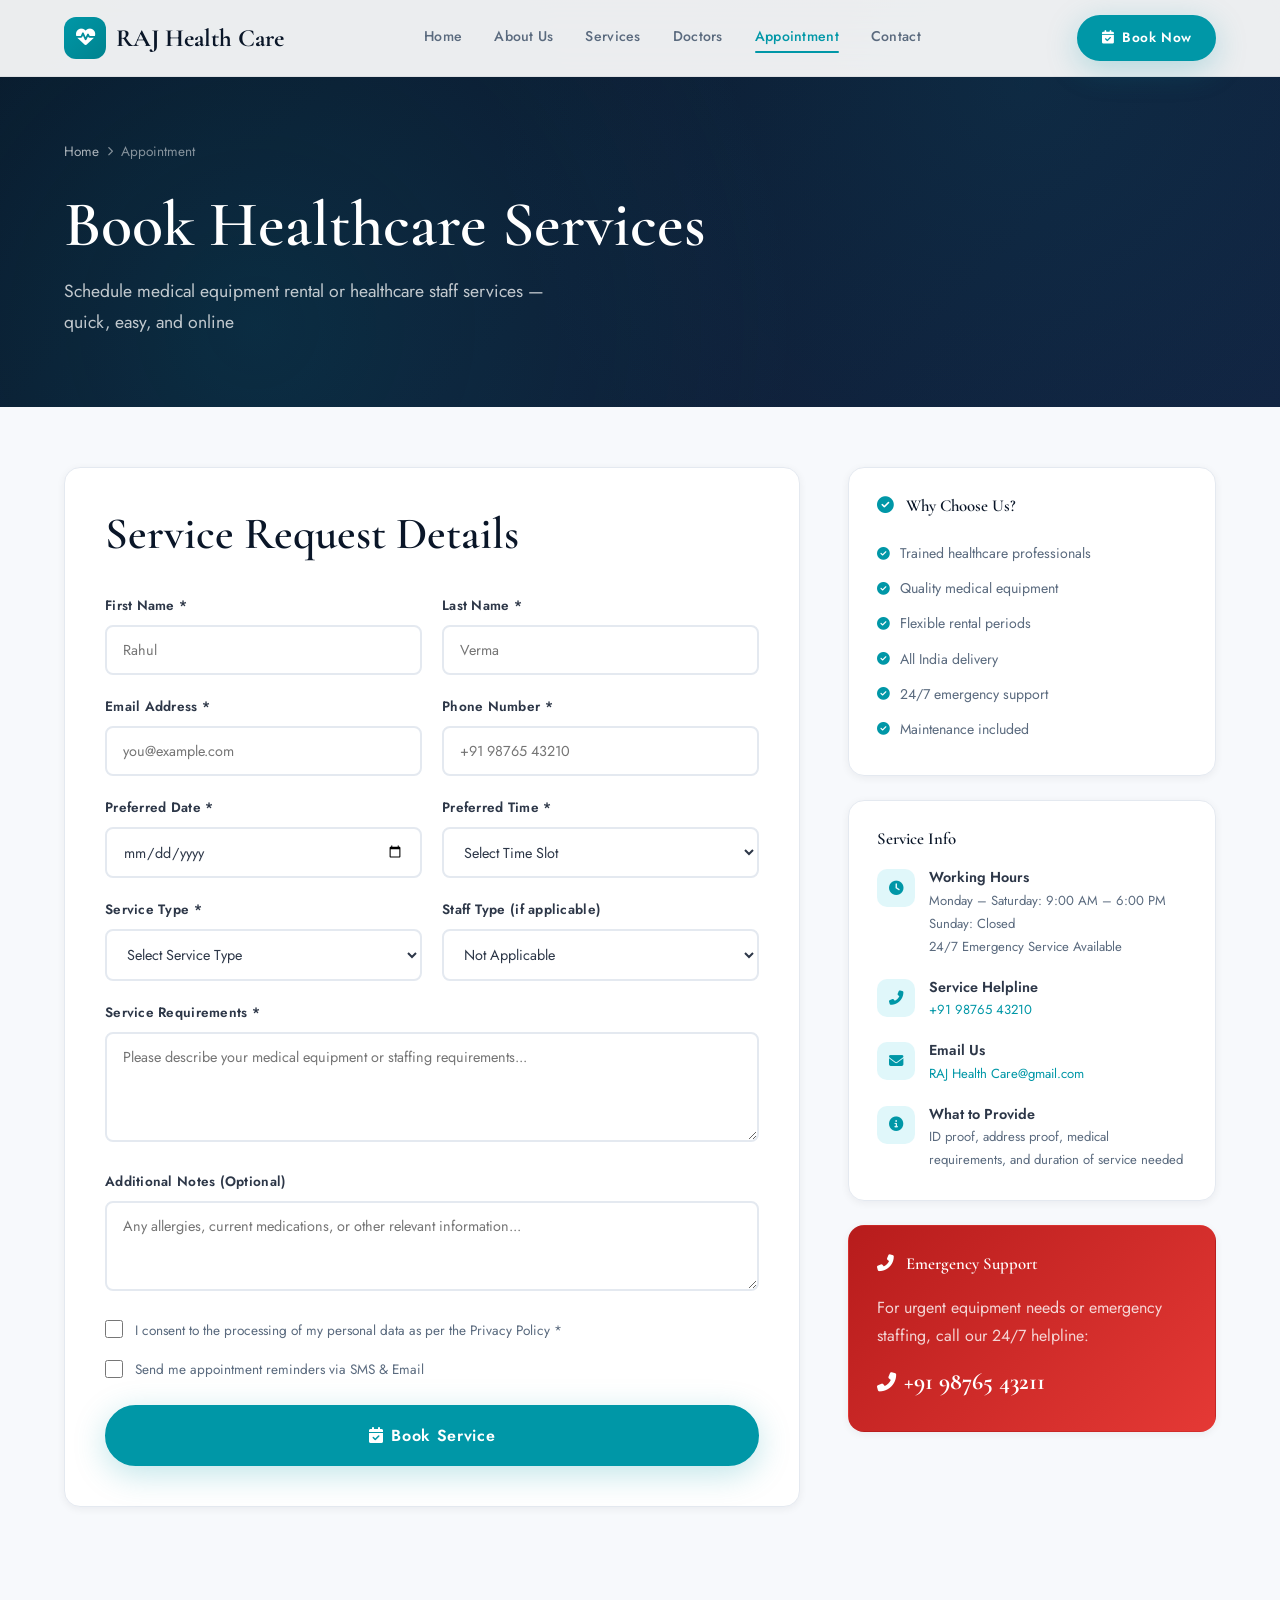
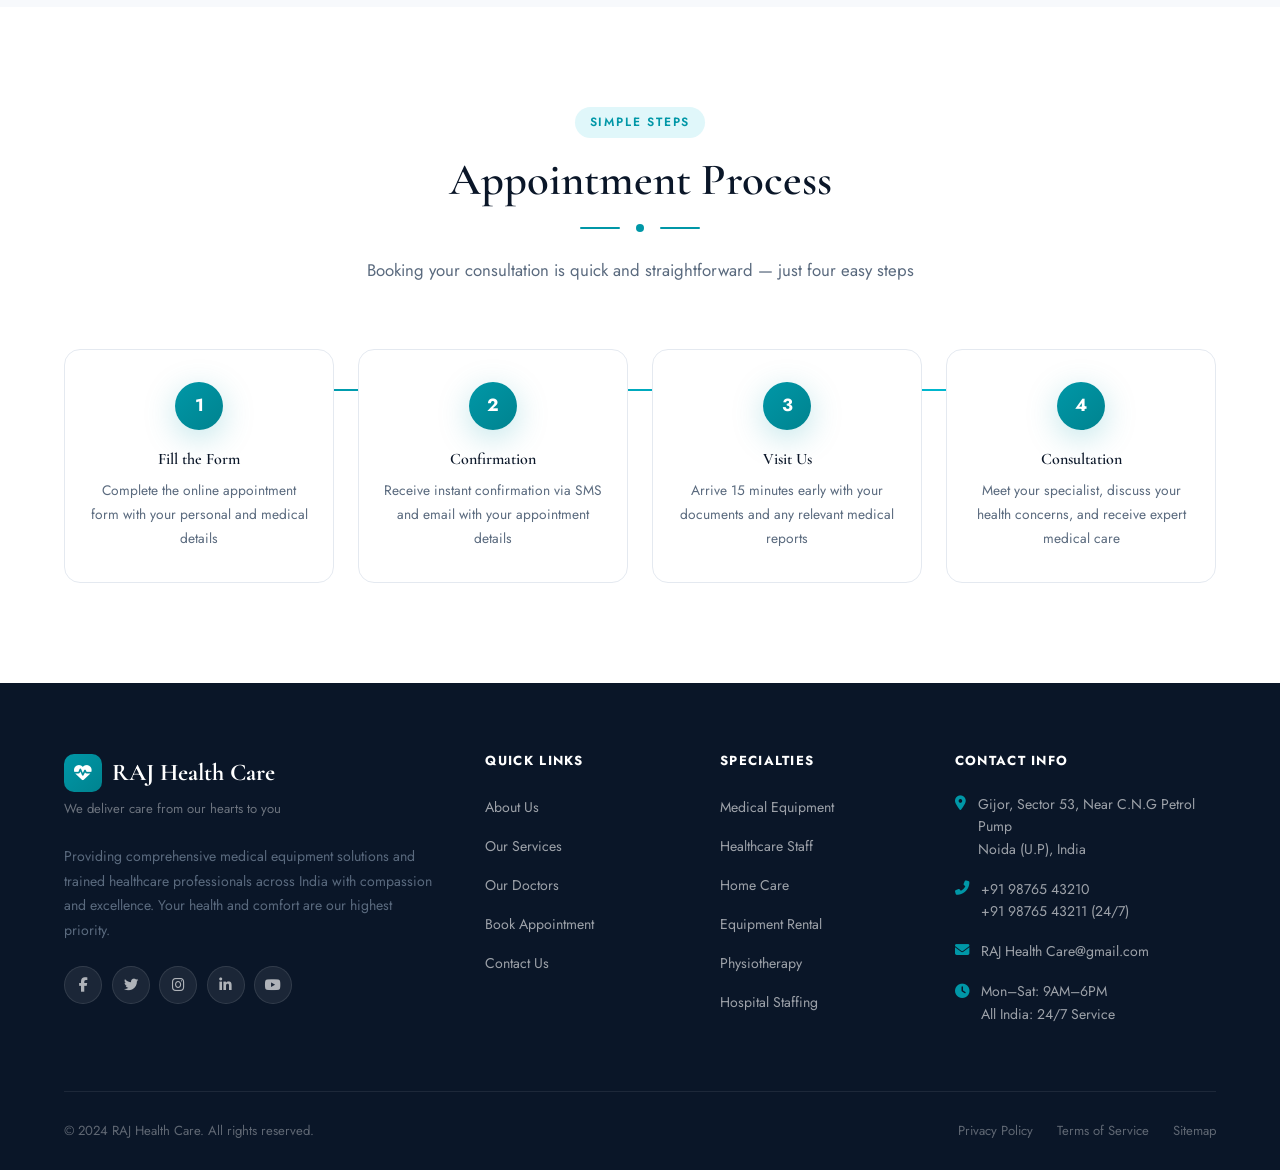
<file: appointment.html>
<!DOCTYPE html>
<html lang="en">
<head>
  <meta charset="UTF-8">
  <meta name="viewport" content="width=device-width, initial-scale=1.0">
  <title>Book Services — RAJ Health Care</title>
  <link rel="stylesheet" href="css/style.css">
  <link rel="preconnect" href="https://fonts.googleapis.com">
  <link rel="preconnect" href="https://fonts.gstatic.com" crossorigin>
  <link href="https://fonts.googleapis.com/css2?family=Cormorant+Garamond:wght@400;500;600;700&family=Jost:wght@300;400;500;600;700&display=swap" rel="stylesheet">
  <link rel="stylesheet" href="https://cdnjs.cloudflare.com/ajax/libs/font-awesome/6.4.0/css/all.min.css">
</head>
<body>
<nav class="navbar" id="navbar">
  <div class="container">
    <a href="index.html" class="nav-brand"><div class="brand-icon"><i class="fas fa-heartbeat"></i></div>RAJ Health Care</a>
    <div class="nav-menu" id="navMenu">
      <a href="index.html" class="nav-link">Home</a>
      <a href="about.html" class="nav-link">About Us</a>
      <a href="services.html" class="nav-link">Services</a>
      <a href="doctors.html" class="nav-link">Doctors</a>
      <a href="appointment.html" class="nav-link active">Appointment</a>
      <a href="contact.html" class="nav-link">Contact</a>
    </div>
    <a href="appointment.html" class="btn btn-primary nav-cta"><i class="fas fa-calendar-check"></i> Book Now</a>
    <div class="hamburger" id="hamburger"><span></span><span></span><span></span></div>
  </div>
</nav>

<section class="page-header">
  <div class="page-header-pattern"></div>
  <div class="container">
    <div class="breadcrumb"><a href="index.html">Home</a><i class="fas fa-chevron-right"></i><span>Appointment</span></div>
    <h1>Book Healthcare Services</h1>
    <p>Schedule medical equipment rental or healthcare staff services — quick, easy, and online</p>
  </div>
</section>

<section class="appointment-section">
  <div class="container">
    <div class="appointment-grid">

      <div class="appointment-form-card animate-fade-up">
        <h2>Service Request Details</h2>
        <form id="appointmentForm">
          <div class="form-row">
            <div class="form-group">
              <label for="firstName">First Name *</label>
              <input type="text" id="firstName" name="firstName" placeholder="Rahul" required>
            </div>
            <div class="form-group">
              <label for="lastName">Last Name *</label>
              <input type="text" id="lastName" name="lastName" placeholder="Verma" required>
            </div>
          </div>
          <div class="form-row">
            <div class="form-group">
              <label for="email">Email Address *</label>
              <input type="email" id="email" name="email" placeholder="you@example.com" required>
            </div>
            <div class="form-group">
              <label for="phone">Phone Number *</label>
              <input type="tel" id="phone" name="phone" placeholder="+91 98765 43210" required>
            </div>
          </div>
          <div class="form-row">
            <div class="form-group">
              <label for="date">Preferred Date *</label>
              <input type="date" id="date" name="date" required>
            </div>
            <div class="form-group">
              <label for="time">Preferred Time *</label>
              <select id="time" name="time" required>
                <option value="">Select Time Slot</option>
                <option value="09:00">09:00 AM</option>
                <option value="09:30">09:30 AM</option>
                <option value="10:00">10:00 AM</option>
                <option value="10:30">10:30 AM</option>
                <option value="11:00">11:00 AM</option>
                <option value="11:30">11:30 AM</option>
                <option value="14:00">02:00 PM</option>
                <option value="14:30">02:30 PM</option>
                <option value="15:00">03:00 PM</option>
                <option value="15:30">03:30 PM</option>
                <option value="16:00">04:00 PM</option>
                <option value="16:30">04:30 PM</option>
              </select>
            </div>
          </div>
          <div class="form-row">
            <div class="form-group">
              <label for="serviceType">Service Type *</label>
              <select id="serviceType" name="serviceType" required>
                <option value="">Select Service Type</option>
                <option value="equipment-rental">Equipment Rental</option>
                <option value="equipment-purchase">Equipment Purchase</option>
                <option value="healthcare-staff">Healthcare Staff</option>
                <option value="home-nursing">Home Nursing Care</option>
                <option value="physiotherapy">Physiotherapy</option>
                <option value="hospital-staffing">Hospital Staffing</option>
                <option value="emergency-equipment">Emergency Equipment</option>
              </select>
            </div>
            <div class="form-group">
              <label for="staffType">Staff Type (if applicable)</label>
              <select id="staffType" name="staffType">
                <option value="">Not Applicable</option>
                <option value="male-nurse">Male Nurse</option>
                <option value="female-nurse">Female Nurse</option>
                <option value="physiotherapist">Physiotherapist</option>
                <option value="patient-attendant">Patient Attendant</option>
                <option value="nursing-aaya">Nursing Aaya</option>
                <option value="nursing-aid">Nursing Aid</option>
              </select>
            </div>
          </div>
          <div class="form-group">
            <label for="requirements">Service Requirements *</label>
            <textarea id="requirements" name="requirements" rows="4" required placeholder="Please describe your medical equipment or staffing requirements..."></textarea>
          </div>
          <div class="form-group">
            <label for="message">Additional Notes (Optional)</label>
            <textarea id="message" name="message" rows="3" placeholder="Any allergies, current medications, or other relevant information..."></textarea>
          </div>
          <div class="form-checkbox">
            <input type="checkbox" id="consent" name="consent" required>
            <label for="consent">I consent to the processing of my personal data as per the Privacy Policy *</label>
          </div>
          <div class="form-checkbox">
            <input type="checkbox" id="reminder" name="reminder">
            <label for="reminder">Send me appointment reminders via SMS &amp; Email</label>
          </div>
          <button type="submit" class="btn btn-primary btn-large btn-full" style="margin-top:.5rem">
            <i class="fas fa-calendar-check"></i> Book Service
          </button>
        </form>
      </div>

      <div class="appointment-sidebar animate-fade-up delay-2">
        <div class="info-card">
          <h3><i class="fas fa-check-circle" style="color:var(--teal);margin-right:.5rem"></i> Why Choose Us?</h3>
          <ul class="info-list">
            <li><i class="fas fa-check-circle"></i> Trained healthcare professionals</li>
            <li><i class="fas fa-check-circle"></i> Quality medical equipment</li>
            <li><i class="fas fa-check-circle"></i> Flexible rental periods</li>
            <li><i class="fas fa-check-circle"></i> All India delivery</li>
            <li><i class="fas fa-check-circle"></i> 24/7 emergency support</li>
            <li><i class="fas fa-check-circle"></i> Maintenance included</li>
          </ul>
        </div>

        <div class="info-card">
          <h3>Service Info</h3>
          <div class="info-item">
            <div class="info-item-icon"><i class="fas fa-clock"></i></div>
            <div class="info-item-text">
              <h4>Working Hours</h4>
              <p>Monday – Saturday: 9:00 AM – 6:00 PM</p>
              <p>Sunday: Closed</p>
              <p>24/7 Emergency Service Available</p>
            </div>
          </div>
          <div class="info-item">
            <div class="info-item-icon"><i class="fas fa-phone-alt"></i></div>
            <div class="info-item-text">
              <h4>Service Helpline</h4>
              <p><a href="tel:+919876543210" style="color:var(--teal)">+91 98765 43210</a></p>
            </div>
          </div>
          <div class="info-item">
            <div class="info-item-icon"><i class="fas fa-envelope"></i></div>
            <div class="info-item-text">
              <h4>Email Us</h4>
              <p><a href="mailto:RAJ Health Care@gmail.com" style="color:var(--teal)">RAJ Health Care@gmail.com</a></p>
            </div>
          </div>
          <div class="info-item">
            <div class="info-item-icon"><i class="fas fa-info-circle"></i></div>
            <div class="info-item-text">
              <h4>What to Provide</h4>
              <p>ID proof, address proof, medical requirements, and duration of service needed</p>
            </div>
          </div>
        </div>

        <div class="info-card emergency-card-small">
          <h3><i class="fas fa-phone-alt" style="margin-right:.5rem"></i> Emergency Support</h3>
          <p>For urgent equipment needs or emergency staffing, call our 24/7 helpline:</p>
          <div class="emg-num"><i class="fas fa-phone-alt"></i> +91 98765 43211</div>
        </div>
      </div>

    </div>
  </div>
</section>

<section class="process-section">
  <div class="container">
    <div class="section-header">
      <span class="section-label">Simple Steps</span>
      <h2>Appointment Process</h2>
      <div class="section-divider"><div class="line"></div><div class="dot"></div><div class="line"></div></div>
      <p>Booking your consultation is quick and straightforward — just four easy steps</p>
    </div>
    <div class="process-grid">
      <div class="process-card fade-in">
        <div class="process-step">1</div>
        <h3>Fill the Form</h3>
        <p>Complete the online appointment form with your personal and medical details</p>
      </div>
      <div class="process-card fade-in delay-1">
        <div class="process-step">2</div>
        <h3>Confirmation</h3>
        <p>Receive instant confirmation via SMS and email with your appointment details</p>
      </div>
      <div class="process-card fade-in delay-2">
        <div class="process-step">3</div>
        <h3>Visit Us</h3>
        <p>Arrive 15 minutes early with your documents and any relevant medical reports</p>
      </div>
      <div class="process-card fade-in delay-3">
        <div class="process-step">4</div>
        <h3>Consultation</h3>
        <p>Meet your specialist, discuss your health concerns, and receive expert medical care</p>
      </div>
    </div>
  </div>
</section>
<!-- ========== FOOTER ========== -->
<footer class="footer">
  <div class="container">
    <div class="footer-grid">
      <div>
        <div class="footer-brand-wrap">
          <div class="footer-brand">
            <div class="brand-icon"><i class="fas fa-heartbeat"></i></div>
            RAJ Health Care
          </div>
          <div class="footer-tagline">We deliver care from our hearts to you</div>
        </div>
        <p class="footer-desc">Providing comprehensive medical equipment solutions and trained healthcare professionals across India with compassion and excellence. Your health and comfort are our highest priority.</p>
        <div class="social-links">
          <a href="#" aria-label="Facebook"><i class="fab fa-facebook-f"></i></a>
          <a href="#" aria-label="Twitter"><i class="fab fa-twitter"></i></a>
          <a href="#" aria-label="Instagram"><i class="fab fa-instagram"></i></a>
          <a href="#" aria-label="LinkedIn"><i class="fab fa-linkedin-in"></i></a>
          <a href="#" aria-label="YouTube"><i class="fab fa-youtube"></i></a>
        </div>
      </div>
      <div class="footer-col">
        <h4>Quick Links</h4>
        <ul>
          <li><a href="about.html">About Us</a></li>
          <li><a href="services.html">Our Services</a></li>
          <li><a href="doctors.html">Our Doctors</a></li>
          <li><a href="appointment.html">Book Appointment</a></li>
          <li><a href="contact.html">Contact Us</a></li>
        </ul>
      </div>
      <div class="footer-col">
        <h4>Specialties</h4>
        <ul>
          <li><a href="services.html">Medical Equipment</a></li>
          <li><a href="services.html">Healthcare Staff</a></li>
          <li><a href="services.html">Home Care</a></li>
          <li><a href="services.html">Equipment Rental</a></li>
          <li><a href="services.html">Physiotherapy</a></li>
          <li><a href="services.html">Hospital Staffing</a></li>
        </ul>
      </div>
      <div class="footer-col">
        <h4>Contact Info</h4>
        <div class="footer-contact-item">
          <i class="fas fa-map-marker-alt"></i>
          <span>Gijor, Sector 53, Near C.N.G Petrol Pump<br>Noida (U.P), India</span>
        </div>
        <div class="footer-contact-item">
          <i class="fas fa-phone-alt"></i>
          <span><a href="tel:+919876543210">+91 98765 43210</a><br><a href="tel:+919876543211">+91 98765 43211 (24/7)</a></span>
        </div>
        <div class="footer-contact-item">
          <i class="fas fa-envelope"></i>
          <span><a href="mailto:RAJ Health Care@gmail.com">RAJ Health Care@gmail.com</a></span>
        </div>
        <div class="footer-contact-item">
          <i class="fas fa-clock"></i>
          <span>Mon–Sat: 9AM–6PM<br>All India: 24/7 Service</span>
        </div>
      </div>
    </div>
    <div class="footer-bottom">
      <span>&copy; 2024 RAJ Health Care. All rights reserved.</span>
      <div class="footer-bottom-links">
        <a href="#">Privacy Policy</a>
        <a href="#">Terms of Service</a>
        <a href="#">Sitemap</a>
      </div>
    </div>
  </div>
</footer>

<script src="js/script.js"></script>
</body>
</html>
</file>
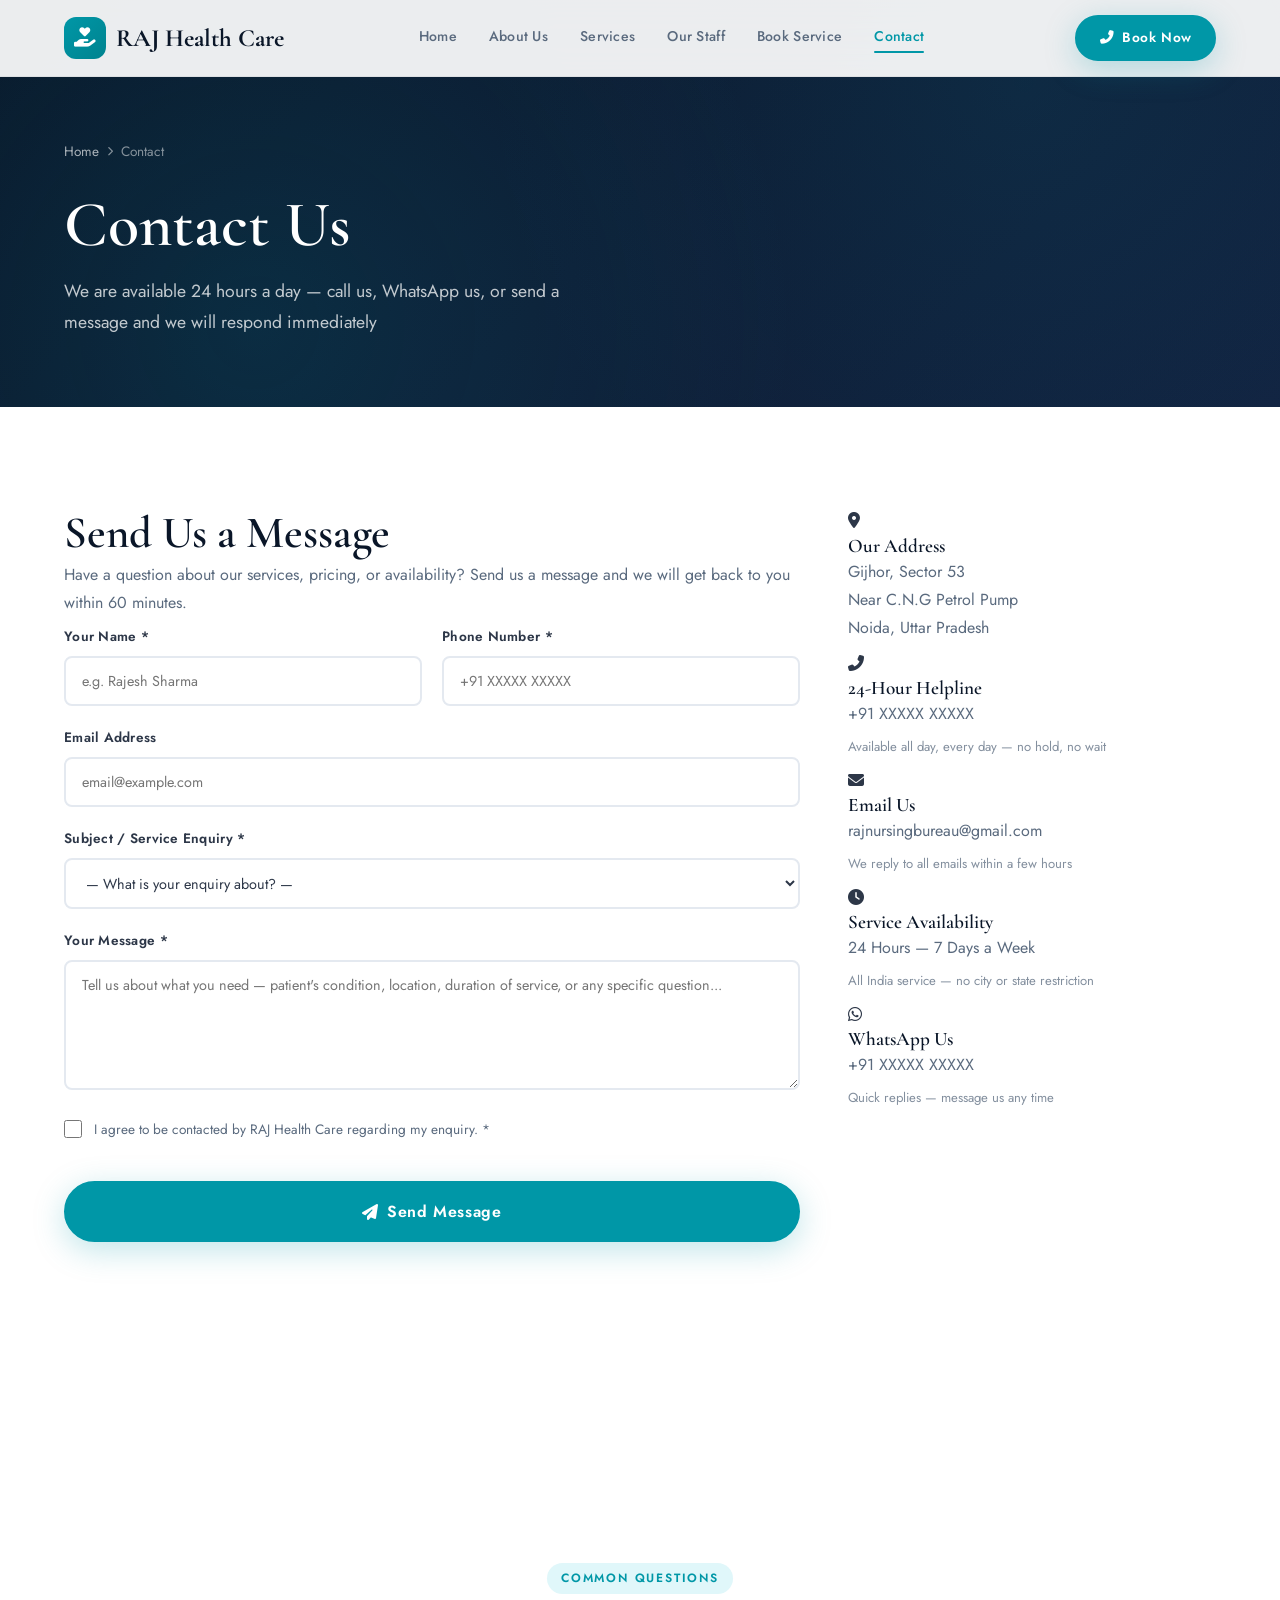
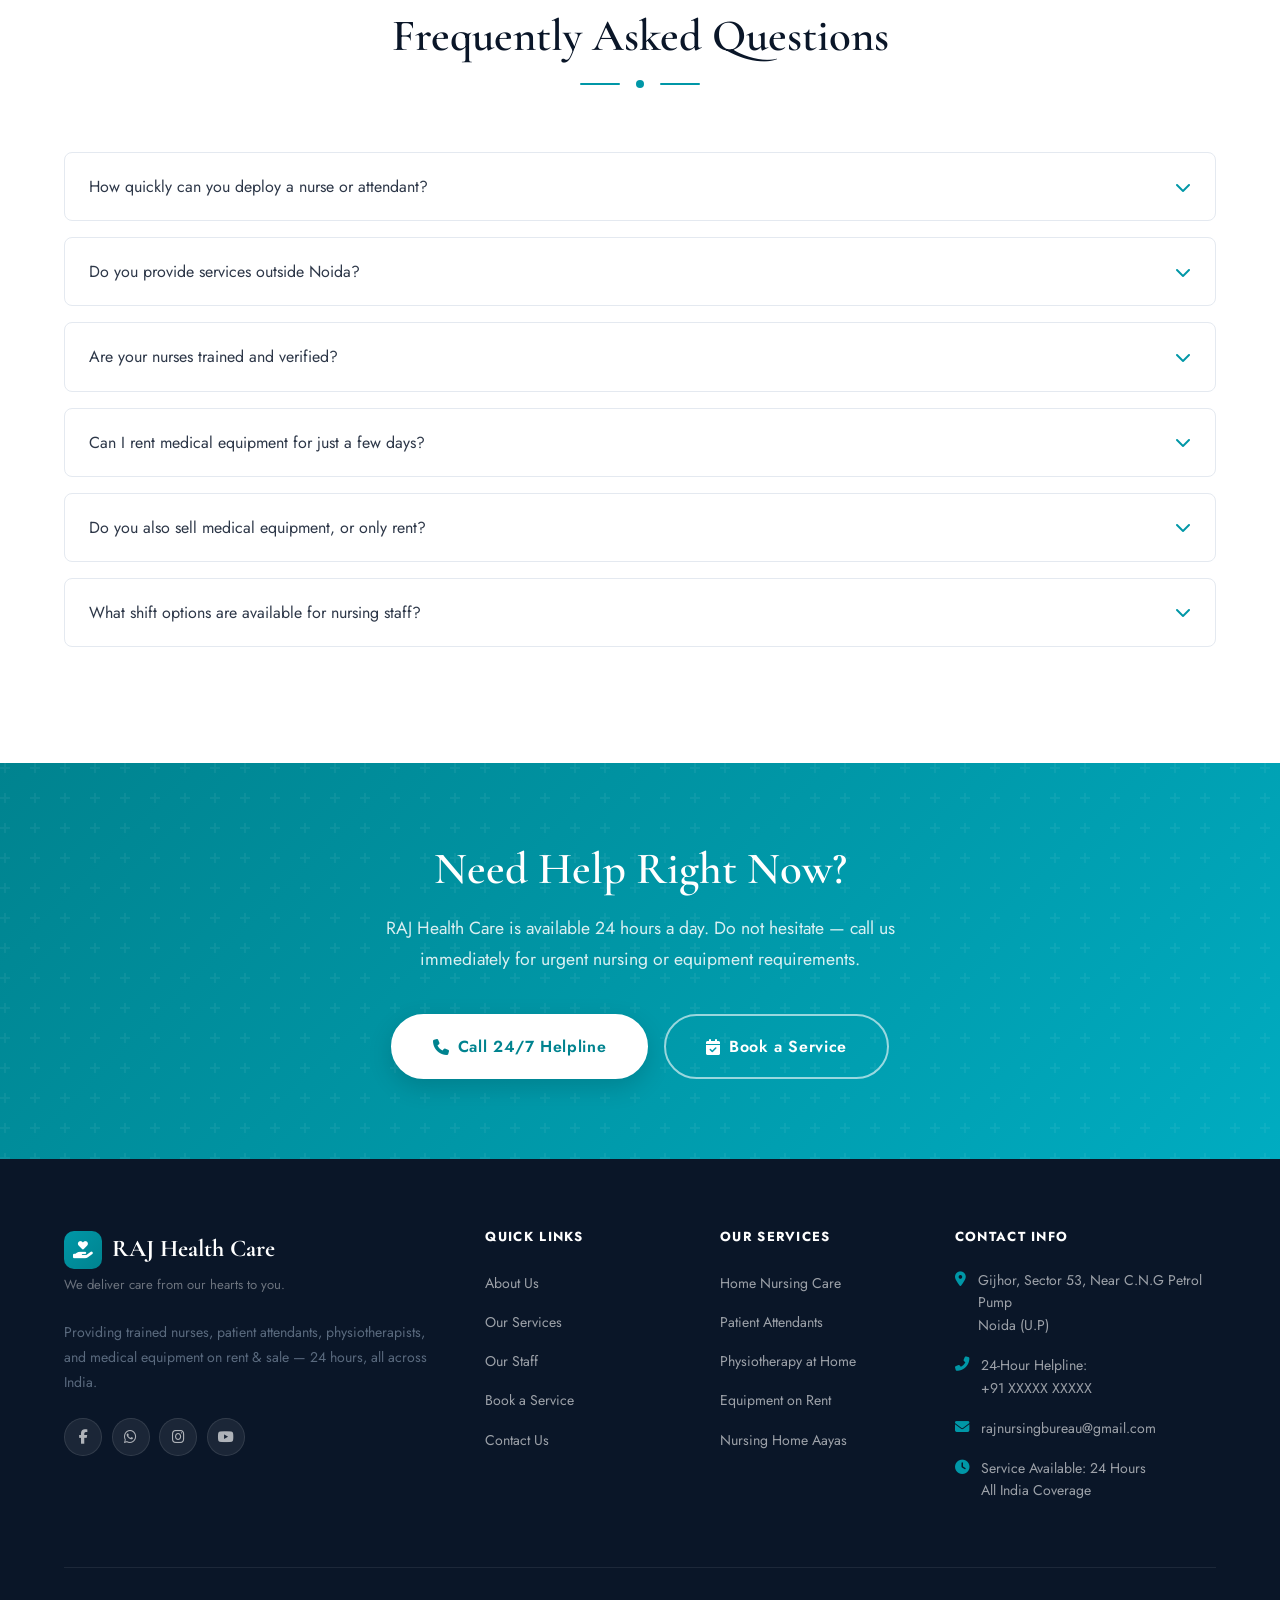
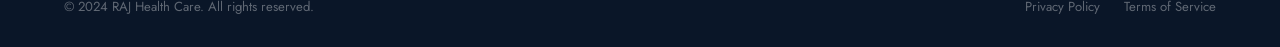
<file: contact.html>
<!DOCTYPE html>
<html lang="en">
<head>
  <meta charset="UTF-8">
  <meta name="viewport" content="width=device-width, initial-scale=1.0">
  <title>Contact Us — RAJ Health Care</title>
  <link rel="stylesheet" href="css/style.css">
  <link rel="preconnect" href="https://fonts.googleapis.com">
  <link rel="preconnect" href="https://fonts.gstatic.com" crossorigin>
  <link href="https://fonts.googleapis.com/css2?family=Cormorant+Garamond:wght@400;500;600;700&family=Jost:wght@300;400;500;600;700&display=swap" rel="stylesheet">
  <link rel="stylesheet" href="https://cdnjs.cloudflare.com/ajax/libs/font-awesome/6.4.0/css/all.min.css">
</head>
<body>

<nav class="navbar" id="navbar">
  <div class="container">
    <a href="index.html" class="nav-brand">
      <div class="brand-icon"><i class="fas fa-hand-holding-heart"></i></div>RAJ Health Care
    </a>
    <div class="nav-menu" id="navMenu">
      <a href="index.html"       class="nav-link">Home</a>
      <a href="about.html"       class="nav-link">About Us</a>
      <a href="services.html"    class="nav-link">Services</a>
      <a href="doctors.html"     class="nav-link">Our Staff</a>
      <a href="appointment.html" class="nav-link">Book Service</a>
      <a href="contact.html"     class="nav-link active">Contact</a>
    </div>
    <a href="appointment.html" class="btn btn-primary nav-cta"><i class="fas fa-phone-alt"></i> Book Now</a>
    <div class="hamburger" id="hamburger"><span></span><span></span><span></span></div>
  </div>
</nav>

<section class="page-header">
  <div class="page-header-pattern"></div>
  <div class="container">
    <div class="breadcrumb"><a href="index.html">Home</a><i class="fas fa-chevron-right"></i><span>Contact</span></div>
    <h1>Contact Us</h1>
    <p>We are available 24 hours a day — call us, WhatsApp us, or send a message and we will respond immediately</p>
  </div>
</section>

<!-- ========== CONTACT ========== -->
<section class="contact">
  <div class="container">
    <div class="contact-grid">

      <!-- FORM -->
      <div class="contact-form-wrap">
        <h2>Send Us a Message</h2>
        <p>Have a question about our services, pricing, or availability? Send us a message and we will get back to you within 60 minutes.</p>
        <form id="contactForm">
          <div class="form-row">
            <div class="form-group">
              <label for="name">Your Name *</label>
              <input type="text" id="name" name="name" placeholder="e.g. Rajesh Sharma" required>
            </div>
            <div class="form-group">
              <label for="cPhone">Phone Number *</label>
              <input type="tel" id="cPhone" name="phone" placeholder="+91 XXXXX XXXXX" required>
            </div>
          </div>
          <div class="form-group">
            <label for="cEmail">Email Address</label>
            <input type="email" id="cEmail" name="email" placeholder="email@example.com">
          </div>
          <div class="form-group">
            <label for="subject">Subject / Service Enquiry *</label>
            <select id="subject" name="subject" required>
              <option value="">— What is your enquiry about? —</option>
              <option value="nursing-staff">Nursing Staff Requirement</option>
              <option value="equipment-rent">Medical Equipment on Rent</option>
              <option value="equipment-buy">Medical Equipment for Purchase</option>
              <option value="physiotherapy">Physiotherapy Services</option>
              <option value="attendant">Patient Attendant</option>
              <option value="pricing">Pricing &amp; Rates</option>
              <option value="general">General Enquiry</option>
            </select>
          </div>
          <div class="form-group">
            <label for="message">Your Message *</label>
            <textarea id="message" name="message" rows="5" placeholder="Tell us about what you need — patient's condition, location, duration of service, or any specific question..." required></textarea>
          </div>
          <div class="form-checkbox">
            <input type="checkbox" id="cConsent" name="consent" required>
            <label for="cConsent">I agree to be contacted by RAJ Health Care regarding my enquiry. *</label>
          </div>
          <button type="submit" class="btn btn-primary btn-large btn-full" style="margin-top:1.5rem">
            <i class="fas fa-paper-plane"></i> Send Message
          </button>
        </form>
      </div>

      <!-- SIDEBAR -->
      <div class="contact-info">

        <div class="contact-info-card">
          <div class="contact-info-icon"><i class="fas fa-map-marker-alt"></i></div>
          <div class="contact-info-text">
            <h4>Our Address</h4>
            <p>Gijhor, Sector 53<br>Near C.N.G Petrol Pump<br>Noida, Uttar Pradesh</p>
          </div>
        </div>

        <div class="contact-info-card">
          <div class="contact-info-icon"><i class="fas fa-phone-alt"></i></div>
          <div class="contact-info-text">
            <h4>24-Hour Helpline</h4>
            <p><a href="tel:+911234567890">+91 XXXXX XXXXX</a></p>
            <p style="font-size:.82rem;margin-top:.25rem;opacity:.75">Available all day, every day — no hold, no wait</p>
          </div>
        </div>

        <div class="contact-info-card">
          <div class="contact-info-icon"><i class="fas fa-envelope"></i></div>
          <div class="contact-info-text">
            <h4>Email Us</h4>
            <p><a href="mailto:rajnursingbureau@gmail.com">rajnursingbureau@gmail.com</a></p>
            <p style="font-size:.82rem;margin-top:.25rem;opacity:.75">We reply to all emails within a few hours</p>
          </div>
        </div>

        <div class="contact-info-card">
          <div class="contact-info-icon"><i class="fas fa-clock"></i></div>
          <div class="contact-info-text">
            <h4>Service Availability</h4>
            <p>24 Hours — 7 Days a Week</p>
            <p style="font-size:.82rem;margin-top:.25rem;opacity:.75">All India service — no city or state restriction</p>
          </div>
        </div>

        <div class="contact-info-card">
          <div class="contact-info-icon"><i class="fab fa-whatsapp"></i></div>
          <div class="contact-info-text">
            <h4>WhatsApp Us</h4>
            <p><a href="https://wa.me/911234567890">+91 XXXXX XXXXX</a></p>
            <p style="font-size:.82rem;margin-top:.25rem;opacity:.75">Quick replies — message us any time</p>
          </div>
        </div>

        <div class="contact-map">
          <iframe
            src="https://www.google.com/maps/embed?pb=!1m18!1m12!1m3!1d3503.394!2d77.3634!3d28.5854!2m3!1f0!2f0!3f0!3m2!1i1024!2i768!4f13.1!3m3!1m2!1s0x0%3A0x0!2sSector+53+Noida!5e0!3m2!1sen!2sin!4v1!5m2!1sen!2sin"
            width="100%"
            height="220"
            style="border:0;border-radius:var(--radius-md);margin-top:1rem"
            allowfullscreen=""
            loading="lazy"
            referrerpolicy="no-referrer-when-downgrade"
            title="RAJ Health Care Location — Sector 53, Noida">
          </iframe>
        </div>

      </div>
    </div>
  </div>
</section>

<!-- ========== FAQ ========== -->
<section class="faq">
  <div class="container">
    <div class="section-header">
      <span class="section-label">Common Questions</span>
      <h2>Frequently Asked Questions</h2>
      <div class="section-divider"><div class="line"></div><div class="dot"></div><div class="line"></div></div>
    </div>
    <div class="faq-grid">

      <div class="faq-item">
        <div class="faq-question"><span>How quickly can you deploy a nurse or attendant?</span><i class="fas fa-chevron-down"></i></div>
        <div class="faq-answer"><p>In most cases we can deploy a nurse or patient attendant within 2–4 hours of your booking confirmation. For advance bookings, we match staff and confirm placement on the same day.</p></div>
      </div>

      <div class="faq-item">
        <div class="faq-question"><span>Do you provide services outside Noida?</span><i class="fas fa-chevron-down"></i></div>
        <div class="faq-answer"><p>Yes. RAJ Health Care provides services all across India — not just in Noida and Delhi NCR. Call us with your location and we will confirm availability and make arrangements.</p></div>
      </div>

      <div class="faq-item">
        <div class="faq-question"><span>Are your nurses trained and verified?</span><i class="fas fa-chevron-down"></i></div>
        <div class="faq-answer"><p>Absolutely. Every nurse and attendant we deploy is medically qualified (GNM / B.Sc Nursing), registered with the nursing council, and has undergone a thorough background verification before being placed with any patient.</p></div>
      </div>

      <div class="faq-item">
        <div class="faq-question"><span>Can I rent medical equipment for just a few days?</span><i class="fas fa-chevron-down"></i></div>
        <div class="faq-answer"><p>Yes. We offer flexible rental periods — from a single day to several months. There is no minimum rental commitment. Call us to discuss rates for your specific equipment and duration.</p></div>
      </div>

      <div class="faq-item">
        <div class="faq-question"><span>Do you also sell medical equipment, or only rent?</span><i class="fas fa-chevron-down"></i></div>
        <div class="faq-answer"><p>We offer both options — rental and outright sale — for most of our medical equipment range including hospital beds, ventilators, oxygen concentrators, wheelchairs, and more.</p></div>
      </div>

      <div class="faq-item">
        <div class="faq-question"><span>What shift options are available for nursing staff?</span><i class="fas fa-chevron-down"></i></div>
        <div class="faq-answer"><p>We provide 12-hour day shift, 12-hour night shift, and full 24-hour duty options. Our team will discuss the most appropriate arrangement based on the patient's needs when you call.</p></div>
      </div>

    </div>
  </div>
</section>

<section class="cta">
  <div class="container">
    <h2>Need Help Right Now?</h2>
    <p>RAJ Health Care is available 24 hours a day. Do not hesitate — call us immediately for urgent nursing or equipment requirements.</p>
    <div class="cta-buttons">
      <a href="tel:+911234567890" class="btn btn-white btn-large"><i class="fas fa-phone"></i> Call 24/7 Helpline</a>
      <a href="appointment.html" class="btn btn-outline-white btn-large"><i class="fas fa-calendar-check"></i> Book a Service</a>
    </div>
  </div>
</section>
<!-- ========== FOOTER ========== -->
<footer class="footer">
  <div class="container">
    <div class="footer-grid">
      <div>
        <div class="footer-brand-wrap">
          <div class="footer-brand">
            <div class="brand-icon"><i class="fas fa-hand-holding-heart"></i></div>
            RAJ Health Care
          </div>
          <div class="footer-tagline">We deliver care from our hearts to you.</div>
        </div>
        <p class="footer-desc">Providing trained nurses, patient attendants, physiotherapists, and medical equipment on rent &amp; sale — 24 hours, all across India.</p>
        <div class="social-links">
          <a href="#" aria-label="Facebook"><i class="fab fa-facebook-f"></i></a>
          <a href="#" aria-label="WhatsApp"><i class="fab fa-whatsapp"></i></a>
          <a href="#" aria-label="Instagram"><i class="fab fa-instagram"></i></a>
          <a href="#" aria-label="YouTube"><i class="fab fa-youtube"></i></a>
        </div>
      </div>
      <div class="footer-col">
        <h4>Quick Links</h4>
        <ul>
          <li><a href="about.html">About Us</a></li>
          <li><a href="services.html">Our Services</a></li>
          <li><a href="doctors.html">Our Staff</a></li>
          <li><a href="appointment.html">Book a Service</a></li>
          <li><a href="contact.html">Contact Us</a></li>
        </ul>
      </div>
      <div class="footer-col">
        <h4>Our Services</h4>
        <ul>
          <li><a href="services.html">Home Nursing Care</a></li>
          <li><a href="services.html">Patient Attendants</a></li>
          <li><a href="services.html">Physiotherapy at Home</a></li>
          <li><a href="services.html">Equipment on Rent</a></li>
          <li><a href="services.html">Nursing Home Aayas</a></li>
        </ul>
      </div>
      <div class="footer-col">
        <h4>Contact Info</h4>
        <div class="footer-contact-item">
          <i class="fas fa-map-marker-alt"></i>
          <span>Gijhor, Sector 53, Near C.N.G Petrol Pump<br>Noida (U.P)</span>
        </div>
        <div class="footer-contact-item">
          <i class="fas fa-phone-alt"></i>
          <span>24-Hour Helpline:<br><a href="tel:+911234567890">+91 XXXXX XXXXX</a></span>
        </div>
        <div class="footer-contact-item">
          <i class="fas fa-envelope"></i>
          <span><a href="mailto:rajnursingbureau@gmail.com">rajnursingbureau@gmail.com</a></span>
        </div>
        <div class="footer-contact-item">
          <i class="fas fa-clock"></i>
          <span>Service Available: 24 Hours<br>All India Coverage</span>
        </div>
      </div>
    </div>
    <div class="footer-bottom">
      <span>&copy; 2024 RAJ Health Care. All rights reserved.</span>
      <div class="footer-bottom-links"><a href="#">Privacy Policy</a><a href="#">Terms of Service</a></div>
    </div>
  </div>
</footer>


<script src="js/script.js"></script>
</body>
</html>
</file>
<file: css/style.css>
/* ================================================
   RAJ HEALTH CARE — Premium Healthcare Design
   Color Palette: Navy | Teal | Mint | White
   Fonts: Cormorant Garamond + Jost
================================================ */

/* --- Google Fonts Import --- */
@import url('https://fonts.googleapis.com/css2?family=Cormorant+Garamond:wght@400;500;600;700&family=Jost:wght@300;400;500;600;700&display=swap');

/* ========================
   CSS VARIABLES
======================== */
:root {
  --navy:       #0A1628;
  --navy-mid:   #122240;
  --teal:       #0097A7;
  --teal-light: #00BCD4;
  --teal-dark:  #00838F;
  --mint:       #E0F7FA;
  --gold:       #C8A96E;
  --white:      #FFFFFF;
  --off-white:  #F7F9FC;
  --gray-100:   #F1F4F8;
  --gray-200:   #E4E9F0;
  --gray-400:   #9AAABA;
  --gray-600:   #5A6A7E;
  --gray-800:   #2D3748;
  --danger:     #E53935;

  --font-display: 'Cormorant Garamond', serif;
  --font-body:    'Jost', sans-serif;

  --shadow-sm:  0 2px 8px rgba(10,22,40,.06);
  --shadow-md:  0 8px 28px rgba(10,22,40,.12);
  --shadow-lg:  0 20px 60px rgba(10,22,40,.18);
  --shadow-teal:0 8px 32px rgba(0,151,167,.25);

  --radius-sm:  8px;
  --radius-md:  16px;
  --radius-lg:  24px;
  --radius-xl:  40px;

  --transition: all .3s cubic-bezier(.4,0,.2,1);
}

/* ========================
   RESET & BASE
======================== */
*, *::before, *::after { margin:0; padding:0; box-sizing:border-box; }
html { scroll-behavior:smooth; font-size:16px; }
body {
  font-family: var(--font-body);
  color: var(--gray-800);
  background: var(--white);
  line-height: 1.7;
  overflow-x: hidden;
}
img { display:block; width:100%; height:auto; object-fit:cover; }
a { text-decoration:none; color:inherit; }
ul { list-style:none; }
button { font-family:var(--font-body); cursor:pointer; }

/* ========================
   TYPOGRAPHY
======================== */
h1,h2,h3,h4,h5,h6 {
  font-family: var(--font-display);
  line-height: 1.2;
  color: var(--navy);
  font-weight: 600;
}
h1 { font-size: clamp(2.6rem, 5vw, 4.2rem); }
h2 { font-size: clamp(2rem, 3.5vw, 3rem); }
h3 { font-size: clamp(1.25rem, 2vw, 1.6rem); }
h4 { font-size: 1.2rem; }
p  { color: var(--gray-600); line-height:1.75; margin-bottom:.5rem; }

.section-label {
  display: inline-block;
  font-family: var(--font-body);
  font-size: .75rem;
  font-weight: 600;
  letter-spacing: .15em;
  text-transform: uppercase;
  color: var(--teal);
  background: var(--mint);
  padding: .35rem .9rem;
  border-radius: 50px;
  margin-bottom: 1rem;
}

/* ========================
   CONTAINER
======================== */
.container {
  max-width: 1200px;
  margin: 0 auto;
  padding: 0 24px;
}

/* ========================
   BUTTONS
======================== */
.btn {
  display: inline-flex;
  align-items: center;
  gap: .5rem;
  padding: .85rem 2rem;
  border-radius: 50px;
  font-family: var(--font-body);
  font-weight: 600;
  font-size: .9rem;
  letter-spacing: .04em;
  border: 2px solid transparent;
  transition: var(--transition);
  cursor: pointer;
  white-space: nowrap;
}
.btn-primary {
  background: var(--teal);
  color: var(--white);
  border-color: var(--teal);
  box-shadow: var(--shadow-teal);
}
.btn-primary:hover {
  background: var(--teal-dark);
  border-color: var(--teal-dark);
  transform: translateY(-2px);
  box-shadow: 0 12px 40px rgba(0,151,167,.35);
}
.btn-secondary {
  background: transparent;
  color: var(--teal);
  border-color: var(--teal);
}
.btn-secondary:hover {
  background: var(--teal);
  color: var(--white);
  transform: translateY(-2px);
}
.btn-outline-white {
  background: transparent;
  color: var(--white);
  border-color: rgba(255,255,255,.6);
}
.btn-outline-white:hover {
  background: var(--white);
  color: var(--navy);
  border-color: var(--white);
}
.btn-danger {
  background: var(--danger);
  color: var(--white);
  border-color: var(--danger);
  box-shadow: 0 8px 24px rgba(229,57,53,.3);
}
.btn-danger:hover {
  background: #C62828;
  transform: translateY(-2px);
}
.btn-large { padding: 1.05rem 2.5rem; font-size: 1rem; }
.btn-full  { width: 100%; justify-content: center; }

/* ========================
   NAVBAR
======================== */
.navbar {
  position: fixed;
  top: 0; left: 0; right: 0;
  z-index: 1000;
  background: rgba(255,255,255,.92);
  backdrop-filter: blur(20px);
  -webkit-backdrop-filter: blur(20px);
  border-bottom: 1px solid rgba(10,22,40,.06);
  transition: var(--transition);
}
.navbar.scrolled {
  background: rgba(255,255,255,.98);
  box-shadow: var(--shadow-md);
}
.navbar .container {
  display: flex;
  align-items: center;
  justify-content: space-between;
  height: 76px;
}
.nav-brand {
  display: flex;
  align-items: center;
  gap: .6rem;
  font-family: var(--font-display);
  font-size: 1.55rem;
  font-weight: 700;
  color: var(--navy);
}
.nav-brand .brand-icon {
  width: 42px; height: 42px;
  background: linear-gradient(135deg, var(--teal), var(--teal-dark));
  border-radius: 12px;
  display: flex; align-items:center; justify-content:center;
}
.nav-brand .brand-icon i {
  font-size: 1.2rem;
  color: var(--white);
}
.nav-menu { display:flex; align-items:center; gap: 2rem; }
.nav-link {
  font-family: var(--font-body);
  font-size: .88rem;
  font-weight: 500;
  color: var(--gray-600);
  letter-spacing: .02em;
  transition: var(--transition);
  position: relative;
  padding-bottom: 2px;
}
.nav-link::after {
  content:'';
  position:absolute; bottom:-2px; left:0;
  width:0; height:2px;
  background: var(--teal);
  transition: width .3s ease;
  border-radius: 2px;
}
.nav-link:hover, .nav-link.active {
  color: var(--teal);
}
.nav-link:hover::after, .nav-link.active::after {
  width: 100%;
}
.nav-cta {
  margin-left: 1rem;
  padding: .6rem 1.4rem;
  font-size: .85rem;
}
.hamburger {
  display: none;
  flex-direction: column;
  gap: 5px;
  cursor: pointer;
  padding: 4px;
}
.hamburger span {
  display: block;
  width: 24px; height: 2px;
  background: var(--navy);
  border-radius: 2px;
  transition: var(--transition);
}
.hamburger.active span:nth-child(1) { transform: translateY(7px) rotate(45deg); }
.hamburger.active span:nth-child(2) { opacity:0; }
.hamburger.active span:nth-child(3) { transform: translateY(-7px) rotate(-45deg); }

/* ========================
   PAGE HEADER
======================== */
.page-header {
  padding: 140px 0 70px;
  background: linear-gradient(135deg, var(--navy) 0%, var(--navy-mid) 100%);
  position: relative;
  overflow: hidden;
}
.page-header::before {
  content:'';
  position:absolute; inset:0;
  background: url('https://images.unsplash.com/photo-1538108149393-fbbd81895907?w=1200&auto=format&fit=crop&q=60') center/cover;
  opacity: .08;
}
.page-header-pattern {
  position:absolute; inset:0;
  background-image: radial-gradient(circle at 20% 80%, rgba(0,151,167,.15) 0%, transparent 50%),
                    radial-gradient(circle at 80% 20%, rgba(0,151,167,.1) 0%, transparent 50%);
}
.page-header .container { position:relative; z-index:1; }
.page-header h1 { color: var(--white); margin-bottom: .75rem; }
.page-header p  { color: rgba(255,255,255,.75); font-size:1.1rem; max-width:520px; margin:0; }
.breadcrumb {
  display:flex; align-items:center; gap:.5rem;
  margin-bottom: 1.5rem;
  font-size:.85rem; color:rgba(255,255,255,.5);
}
.breadcrumb a { color:rgba(255,255,255,.65); }
.breadcrumb a:hover { color:var(--teal-light); }
.breadcrumb i { font-size:.6rem; }

/* ========================
   SECTIONS
======================== */
section { padding: 100px 0; }
.section-header { text-align:center; margin-bottom:4rem; }
.section-header h2 { margin-bottom: 1rem; }
.section-header p {
  font-size:1.05rem;
  color:var(--gray-600);
  max-width:580px; margin:0 auto;
}
.section-divider {
  display:flex; align-items:center; justify-content:center;
  gap:1rem; margin:.75rem 0 1.5rem;
}
.section-divider .line {
  width:40px; height:2px;
  background: var(--teal); border-radius:2px;
}
.section-divider .dot {
  width:8px; height:8px;
  background: var(--teal); border-radius:50%;
}

/* ========================
   HERO SECTION
======================== */
.hero {
  padding: 0;
  min-height: 100vh;
  position: relative;
  display: flex;
  align-items: center;
  overflow: hidden;
}
.hero-bg {
  position:absolute; inset:0;
  background: linear-gradient(135deg, var(--navy) 0%, #122549 55%, #0a3a4a 100%);
}
.hero-bg-img {
  position:absolute; inset:0;
  background: url('https://images.unsplash.com/photo-1631217868264-e5b90bb7e133?w=1400&auto=format&fit=crop&q=80') right center/cover;
  opacity: .15;
}
.hero-circles {
  position:absolute; inset:0; overflow:hidden; pointer-events:none;
}
.hero-circles span {
  position:absolute; border-radius:50%;
  background: radial-gradient(circle, rgba(0,188,212,.12), transparent 70%);
}
.hero-circles span:nth-child(1) {
  width:700px; height:700px;
  top:-200px; left:-200px;
}
.hero-circles span:nth-child(2) {
  width:500px; height:500px;
  bottom:-100px; right:-100px;
  background: radial-gradient(circle, rgba(0,151,167,.1), transparent 70%);
}
.hero .container {
  position:relative; z-index:1;
  display:grid; grid-template-columns:1fr 1fr;
  gap:4rem; align-items:center;
  padding-top:80px;
}
.hero-content { padding:40px 0; }
.hero-badge {
  display:inline-flex; align-items:center; gap:.5rem;
  background:rgba(0,188,212,.12);
  border:1px solid rgba(0,188,212,.25);
  color: var(--teal-light);
  font-size:.8rem; font-weight:600; letter-spacing:.1em; text-transform:uppercase;
  padding:.4rem 1rem; border-radius:50px; margin-bottom:1.75rem;
}
.hero-badge i { font-size:.7rem; }
.hero-title {
  font-size: clamp(2.8rem, 5vw, 4.5rem);
  color: var(--white);
  line-height: 1.1;
  margin-bottom: 1.5rem;
}
.hero-title .accent { color: var(--teal-light); }
.hero-subtitle {
  font-size:1.1rem; color:rgba(255,255,255,.72);
  max-width:480px; line-height:1.8;
  margin-bottom:2.5rem;
}
.hero-buttons { display:flex; gap:1rem; flex-wrap:wrap; margin-bottom:3rem; }
.hero-stats {
  display:flex; gap:2.5rem;
  padding-top: 2rem;
  border-top:1px solid rgba(255,255,255,.1);
}
.hero-stat-num {
  font-family:var(--font-display);
  font-size:2.2rem; font-weight:700;
  color:var(--white); line-height:1;
}
.hero-stat-label {
  font-size:.8rem; color:rgba(255,255,255,.5);
  letter-spacing:.04em; margin-top:.25rem;
}
.hero-image-wrap {
  position:relative;
  animation: floatUp 1s ease .4s both;
}
.hero-img-card {
  border-radius: var(--radius-lg);
  overflow:hidden;
  box-shadow: var(--shadow-lg);
  aspect-ratio: 4/5;
  position:relative;
}
.hero-img-card img {
  width:100%; height:100%;
  object-position:top center;
}
.hero-img-overlay {
  position:absolute; inset:0;
  background:linear-gradient(to top, rgba(10,22,40,.4) 0%, transparent 60%);
}
.hero-floating-card {
  position:absolute;
  background:var(--white);
  border-radius:var(--radius-md);
  padding:1rem 1.25rem;
  box-shadow:var(--shadow-lg);
  display:flex; align-items:center; gap:.75rem;
}
.hero-floating-card.card-1 {
  bottom:30px; left:-40px;
}
.hero-floating-card.card-2 {
  top:40px; right:-30px;
}
.floating-icon {
  width:46px; height:46px;
  background:linear-gradient(135deg,var(--teal),var(--teal-dark));
  border-radius:12px;
  display:flex; align-items:center; justify-content:center;
  color:var(--white); font-size:1.1rem; flex-shrink:0;
}
.floating-icon.orange { background:linear-gradient(135deg,#FF7043,#E64A19); }
.floating-text-num {
  font-family:var(--font-display); font-size:1.5rem; font-weight:700;
  color:var(--navy); line-height:1;
}
.floating-text-label {
  font-size:.75rem; color:var(--gray-400); white-space:nowrap;
}

/* ========================
   TRUST BAR
======================== */
.trust-bar {
  padding: 30px 0;
  background:var(--gray-100);
  border-top:1px solid var(--gray-200);
  border-bottom:1px solid var(--gray-200);
}
.trust-bar .container {
  display:flex; align-items:center; justify-content:center; gap:3rem; flex-wrap:wrap;
}
.trust-item {
  display:flex; align-items:center; gap:.6rem;
  font-size:.85rem; color:var(--gray-600); font-weight:500;
}
.trust-item i { color:var(--teal); font-size:1.1rem; }

/* ========================
   SERVICES
======================== */
.services { background:var(--off-white); }
.services-grid {
  display:grid; grid-template-columns:repeat(3,1fr); gap:1.75rem;
}
.service-card {
  background:var(--white);
  border-radius:var(--radius-md);
  padding:2.25rem;
  border:1px solid var(--gray-200);
  transition:var(--transition);
  position:relative; overflow:hidden;
  cursor:default;
}
.service-card::before {
  content:'';
  position:absolute; bottom:0; left:0; right:0;
  height:3px;
  background:linear-gradient(90deg, var(--teal), var(--teal-light));
  transform:scaleX(0);
  transform-origin:left;
  transition: transform .4s ease;
}
.service-card:hover {
  transform:translateY(-6px);
  border-color:var(--teal-light);
  box-shadow:var(--shadow-md);
}
.service-card:hover::before { transform:scaleX(1); }
.service-icon {
  width:64px; height:64px;
  background:var(--mint);
  border-radius:16px;
  display:flex; align-items:center; justify-content:center;
  margin-bottom:1.5rem;
  transition:var(--transition);
}
.service-icon i { font-size:1.5rem; color:var(--teal); transition:var(--transition); }
.service-card:hover .service-icon {
  background:var(--teal);
}
.service-card:hover .service-icon i { color:var(--white); }
.service-card h3 { margin-bottom:.75rem; font-size:1.2rem; }
.service-card p  { font-size:.92rem; margin:0; }
.service-link {
  display:inline-flex; align-items:center; gap:.4rem;
  margin-top:1.25rem;
  font-size:.85rem; font-weight:600; color:var(--teal);
  transition:var(--transition);
}
.service-link:hover { gap:.75rem; }
.service-features {
  list-style:none; margin:1.25rem 0;
}
.service-features li {
  display:flex; align-items:center; gap:.6rem;
  font-size:.88rem; color:var(--gray-600); padding:.3rem 0;
}
.service-features li i { color:var(--teal); font-size:.75rem; flex-shrink:0; }

/* ========================
   DOCTORS
======================== */
.doctors { background:var(--white); }
.doctors-grid {
  display:grid; grid-template-columns:repeat(4,1fr); gap:1.75rem;
}
.doctor-card {
  background:var(--white);
  border-radius:var(--radius-md);
  overflow:hidden;
  border:1px solid var(--gray-200);
  box-shadow:var(--shadow-sm);
  transition:var(--transition);
}
.doctor-card:hover {
  transform:translateY(-6px);
  box-shadow:var(--shadow-md);
  border-color:rgba(0,151,167,.3);
}
.doctor-img {
  position:relative; overflow:hidden;
  height:260px; background:var(--gray-100);
}
.doctor-img img {
  width:100%; height:100%;
  transition: transform .5s ease;
}
.doctor-card:hover .doctor-img img { transform:scale(1.05); }
.doctor-overlay {
  position:absolute; inset:0;
  background:linear-gradient(to top, rgba(10,22,40,.65) 0%, transparent 60%);
  opacity:0; transition:var(--transition);
  display:flex; align-items:flex-end; padding:1.25rem;
}
.doctor-card:hover .doctor-overlay { opacity:1; }
.doctor-overlay-links {
  display:flex; gap:.5rem;
}
.doctor-overlay-links a {
  width:36px; height:36px;
  background:rgba(255,255,255,.15);
  backdrop-filter:blur(8px);
  border:1px solid rgba(255,255,255,.3);
  border-radius:50%;
  display:flex; align-items:center; justify-content:center;
  color:var(--white); font-size:.85rem;
  transition:var(--transition);
}
.doctor-overlay-links a:hover {
  background:var(--teal); border-color:var(--teal);
}
.doctor-info { padding:1.5rem; }
.doctor-info h3 { font-size:1.1rem; margin-bottom:.25rem; }
.doctor-specialty {
  font-size:.82rem; color:var(--teal); font-weight:600; margin-bottom:.5rem;
}
.doctor-exp {
  font-size:.82rem; color:var(--gray-400); margin:0;
  display:flex; align-items:center; gap:.35rem;
}
.doctor-exp i { font-size:.75rem; }
.doctor-details { margin:1rem 0; border-top:1px solid var(--gray-200); padding-top:1rem; }
.doctor-details p {
  font-size:.82rem; color:var(--gray-600); margin:.3rem 0;
}
.doctor-details strong { color:var(--gray-800); }
.doctor-card .btn { margin-top:1rem; font-size:.82rem; padding:.65rem 1.2rem; }

/* ========================
   WHY CHOOSE
======================== */
.why-choose {
  background: linear-gradient(135deg, var(--navy) 0%, var(--navy-mid) 100%);
  position:relative; overflow:hidden;
}
.why-choose::before {
  content:'';
  position:absolute; inset:0;
  background: url('https://images.unsplash.com/photo-1551601651-2a8555f1a136?w=1200&auto=format&fit=crop&q=50') center/cover;
  opacity:.04;
}
.why-choose .container { position:relative; z-index:1; }
.why-choose .section-header h2 { color:var(--white); }
.why-choose .section-header p   { color:rgba(255,255,255,.65); }
.features-grid {
  display:grid; grid-template-columns:repeat(4,1fr); gap:1.75rem;
}
.feature-card {
  background:rgba(255,255,255,.06);
  border:1px solid rgba(255,255,255,.1);
  border-radius:var(--radius-md);
  padding:2rem 1.75rem;
  text-align:center;
  transition:var(--transition);
  backdrop-filter:blur(10px);
}
.feature-card:hover {
  background:rgba(255,255,255,.1);
  border-color:rgba(0,188,212,.4);
  transform:translateY(-4px);
}
.feature-icon {
  width:72px; height:72px;
  background:rgba(0,151,167,.2);
  border:1px solid rgba(0,151,167,.3);
  border-radius:20px;
  display:flex; align-items:center; justify-content:center;
  margin:0 auto 1.5rem;
  transition:var(--transition);
}
.feature-icon i { font-size:1.8rem; color:var(--teal-light); }
.feature-card:hover .feature-icon {
  background:var(--teal); border-color:var(--teal);
}
.feature-card:hover .feature-icon i { color:var(--white); }
.feature-card h3 { color:var(--white); margin-bottom:.75rem; font-size:1.1rem; }
.feature-card p  { color:rgba(255,255,255,.6); font-size:.9rem; margin:0; }

/* ========================
   STATS
======================== */
.stats {
  background:var(--white);
  padding:70px 0;
}
.stats-grid {
  display:grid; grid-template-columns:repeat(4,1fr);
  gap:0;
}
.stat-card {
  text-align:center; padding:2.5rem 2rem;
  border-right:1px solid var(--gray-200);
  position:relative;
}
.stat-card:last-child { border-right:none; }
.stat-number {
  font-family:var(--font-display);
  font-size:3.2rem; font-weight:700;
  color:var(--navy); line-height:1; margin-bottom:.5rem;
}
.stat-accent { color:var(--teal); }
.stat-label {
  font-size:.88rem; color:var(--gray-400);
  text-transform:uppercase; letter-spacing:.06em;
  font-weight:500;
}

/* ========================
   TESTIMONIALS
======================== */
.testimonials { background:var(--gray-100); }
.testimonials-inner {
  display:grid; grid-template-columns:1fr 3fr; gap:3rem; align-items:start;
}
.testimonials-left h2 { text-align:left; margin-bottom:1rem; }
.testimonials-left p  { max-width:260px; }
.testimonials-left .section-label { display:inline-block; }
.testimonials-slider {
  position:relative;
  min-height:300px;
}
.testimonial-card {
  background:var(--white);
  border-radius:var(--radius-md);
  padding:2.25rem;
  box-shadow:var(--shadow-sm);
  border:1px solid var(--gray-200);
  position:absolute; inset:0;
  opacity:0; transform:translateX(20px);
  transition:all .6s cubic-bezier(.4,0,.2,1);
  pointer-events:none;
}
.testimonial-card.active {
  opacity:1; transform:translateX(0);
  pointer-events:auto; position:relative;
}
.quote-icon { color:var(--teal); font-size:2rem; margin-bottom:1rem; opacity:.4; }
.testimonial-text {
  font-size:1.05rem; color:var(--gray-800);
  line-height:1.8; font-style:italic; margin-bottom:1.75rem;
}
.testimonial-author { display:flex; align-items:center; gap:1rem; }
.author-avatar {
  width:48px; height:48px; border-radius:50%;
  background:var(--teal); color:var(--white);
  display:flex; align-items:center; justify-content:center;
  font-size:1.2rem; overflow:hidden; flex-shrink:0;
}
.author-avatar img { width:100%; height:100%; object-fit:cover; }
.author-name { font-weight:600; color:var(--navy); font-size:.95rem; margin-bottom:.1rem; }
.author-role { font-size:.8rem; color:var(--gray-400); }
.testimonial-stars { color:#F59E0B; font-size:.85rem; margin-bottom:.25rem; }
.testimonial-controls {
  display:flex; align-items:center; gap:1rem; margin-top:1.5rem;
}
.dot {
  width:8px; height:8px; border-radius:50%;
  background:var(--gray-200); cursor:pointer;
  transition:var(--transition);
}
.dot.active { background:var(--teal); width:24px; border-radius:4px; }

/* ========================
   CTA
======================== */
.cta {
  padding:80px 0;
  background:linear-gradient(135deg, var(--teal-dark) 0%, var(--teal) 50%, #00ACC1 100%);
  position:relative; overflow:hidden;
}
.cta::before {
  content:'';
  position:absolute; inset:0;
  background:url('data:image/svg+xml,%3Csvg width="60" height="60" viewBox="0 0 60 60" xmlns="http://www.w3.org/2000/svg"%3E%3Cg fill="none" fill-rule="evenodd"%3E%3Cg fill="%23ffffff" fill-opacity="0.05"%3E%3Cpath d="M36 34v-4h-2v4h-4v2h4v4h2v-4h4v-2h-4zm0-30V0h-2v4h-4v2h4v4h2V6h4V4h-4zM6 34v-4H4v4H0v2h4v4h2v-4h4v-2H6zM6 4V0H4v4H0v2h4v4h2V6h4V4H6z"/%3E%3C/g%3E%3C/g%3E%3C/svg%3E');
}
.cta .container { position:relative; z-index:1; text-align:center; }
.cta h2 { color:var(--white); margin-bottom:1rem; }
.cta p  { color:rgba(255,255,255,.85); font-size:1.1rem; max-width:520px; margin:0 auto 2.5rem; }
.cta-buttons { display:flex; gap:1rem; justify-content:center; flex-wrap:wrap; }
.btn-white {
  background:var(--white); color:var(--teal-dark);
  border-color:var(--white);
  box-shadow: 0 8px 24px rgba(0,0,0,.15);
}
.btn-white:hover { background:#f0fafb; transform:translateY(-2px); box-shadow:0 12px 32px rgba(0,0,0,.2); }

/* ========================
   FOOTER
======================== */
.footer {
  background:var(--navy);
  color:rgba(255,255,255,.75);
  padding:70px 0 0;
}
.footer-grid {
  display:grid; grid-template-columns:2fr 1fr 1fr 1.4fr;
  gap:3rem; padding-bottom:3rem;
  border-bottom:1px solid rgba(255,255,255,.08);
}
.footer-brand-wrap { margin-bottom:1.5rem; }
.footer-brand {
  display:flex; align-items:center; gap:.6rem;
  font-family:var(--font-display); font-size:1.5rem;
  font-weight:700; color:var(--white); margin-bottom:.25rem;
}
.footer-brand .brand-icon {
  width:38px; height:38px;
  background:linear-gradient(135deg,var(--teal),var(--teal-dark));
  border-radius:10px;
  display:flex; align-items:center; justify-content:center;
}
.footer-brand .brand-icon i { color:var(--white); font-size:1.1rem; }
.footer-tagline { font-size:.82rem; color:rgba(255,255,255,.4); margin-bottom:1.5rem; }
.footer-desc { font-size:.88rem; line-height:1.75; margin-bottom:1.5rem; }
.social-links { display:flex; gap:.6rem; }
.social-links a {
  width:38px; height:38px; border-radius:50%;
  background:rgba(255,255,255,.07); border:1px solid rgba(255,255,255,.1);
  display:flex; align-items:center; justify-content:center;
  color:rgba(255,255,255,.65); font-size:.9rem;
  transition:var(--transition);
}
.social-links a:hover { background:var(--teal); border-color:var(--teal); color:var(--white); }
.footer-col h4 {
  font-family:var(--font-body); font-size:.82rem;
  font-weight:700; letter-spacing:.1em; text-transform:uppercase;
  color:var(--white); margin-bottom:1.5rem;
}
.footer-col ul li + li { margin-top:.75rem; }
.footer-col ul a {
  font-size:.88rem; color:rgba(255,255,255,.6);
  transition:var(--transition);
}
.footer-col ul a:hover { color:var(--teal-light); padding-left:4px; }
.footer-contact-item {
  display:flex; gap:.75rem; margin-bottom:1.1rem;
}
.footer-contact-item i { color:var(--teal); font-size:.9rem; margin-top:.2rem; flex-shrink:0; }
.footer-contact-item span { font-size:.88rem; color:rgba(255,255,255,.6); line-height:1.6; }
.footer-contact-item a { color:rgba(255,255,255,.6); }
.footer-contact-item a:hover { color:var(--teal-light); }
.footer-bottom {
  display:flex; align-items:center; justify-content:space-between;
  padding:1.75rem 0; flex-wrap:wrap; gap:.75rem;
  font-size:.82rem; color:rgba(255,255,255,.35);
}
.footer-bottom-links { display:flex; gap:1.5rem; }
.footer-bottom-links a { color:rgba(255,255,255,.35); }
.footer-bottom-links a:hover { color:var(--teal-light); }

/* ========================
   ABOUT PAGE
======================== */
.about-story { background:var(--white); }
.about-grid {
  display:grid; grid-template-columns:1fr 1fr; gap:4rem; align-items:center;
}
.about-text h2 { text-align:left; margin-bottom:.75rem; }
.about-text .section-label { display:inline-block; }
.about-text p { margin-bottom:1.1rem; }
.about-img-wrap {
  position:relative;
}
.about-img-main {
  border-radius:var(--radius-lg); overflow:hidden;
  aspect-ratio:4/5; box-shadow:var(--shadow-lg);
}
.about-img-badge {
  position:absolute; bottom:30px; left:-20px;
  background:var(--white); border-radius:var(--radius-md);
  padding:1.25rem 1.5rem;
  box-shadow:var(--shadow-lg);
  display:flex; gap:1rem; align-items:center;
}
.badge-icon {
  width:52px; height:52px; background:var(--teal); border-radius:14px;
  display:flex; align-items:center; justify-content:center;
  color:var(--white); font-size:1.4rem; flex-shrink:0;
}
.badge-num {
  font-family:var(--font-display); font-size:2rem; font-weight:700; color:var(--navy); line-height:1;
}
.badge-text { font-size:.78rem; color:var(--gray-400); }

.mission-vision { background:var(--off-white); }
.mv-grid { display:grid; grid-template-columns:1fr 1fr; gap:2rem; }
.mv-card {
  background:var(--white); border-radius:var(--radius-md); padding:2.5rem;
  border:1px solid var(--gray-200); box-shadow:var(--shadow-sm);
  transition:var(--transition);
}
.mv-card:hover { box-shadow:var(--shadow-md); transform:translateY(-4px); }
.mv-icon {
  width:64px; height:64px; background:var(--mint); border-radius:16px;
  display:flex; align-items:center; justify-content:center; margin-bottom:1.5rem;
}
.mv-icon i { font-size:1.6rem; color:var(--teal); }
.mv-card h3 { margin-bottom:.75rem; }
.mv-card p  { margin:0; }

.values { background:var(--white); }
.values-grid { display:grid; grid-template-columns:repeat(4,1fr); gap:1.5rem; }
.value-card {
  background:var(--white); border:1px solid var(--gray-200);
  border-radius:var(--radius-md); padding:2rem; text-align:center;
  transition:var(--transition);
}
.value-card:hover { border-color:var(--teal-light); box-shadow:var(--shadow-md); transform:translateY(-4px); }
.value-icon {
  width:60px; height:60px; background:var(--mint); border-radius:14px;
  display:flex; align-items:center; justify-content:center;
  margin:0 auto 1.25rem; transition:var(--transition);
}
.value-icon i { font-size:1.4rem; color:var(--teal); }
.value-card:hover .value-icon { background:var(--teal); }
.value-card:hover .value-icon i { color:var(--white); }
.value-card h3 { font-size:1.1rem; margin-bottom:.6rem; }
.value-card p  { font-size:.88rem; margin:0; }

/* ========================
   SERVICES PAGE
======================== */
.services-overview { background:var(--off-white); }
.diagnostic-services { background:var(--white); }
.diagnostic-grid { display:grid; grid-template-columns:repeat(4,1fr); gap:1.5rem; }
.diagnostic-card {
  background:var(--white); border:1px solid var(--gray-200);
  border-radius:var(--radius-md); padding:2rem; text-align:center;
  transition:var(--transition);
}
.diagnostic-card:hover { border-color:var(--teal-light); box-shadow:var(--shadow-md); transform:translateY(-4px); }
.diagnostic-icon {
  width:64px; height:64px; background:var(--mint); border-radius:16px;
  display:flex; align-items:center; justify-content:center;
  margin:0 auto 1.25rem;
}
.diagnostic-icon i { font-size:1.6rem; color:var(--teal); }
.diagnostic-card h3 { font-size:1.1rem; margin-bottom:.6rem; }
.diagnostic-card p  { font-size:.88rem; margin:0; }

.emergency-services {
  background:linear-gradient(135deg, #B71C1C 0%, var(--danger) 50%, #EF5350 100%);
  position:relative; overflow:hidden;
}
.emergency-services::before {
  content:'';
  position:absolute; inset:0;
  background:url('data:image/svg+xml,%3Csvg width="40" height="40" viewBox="0 0 40 40" xmlns="http://www.w3.org/2000/svg"%3E%3Cg fill="%23fff" fill-opacity="0.03"%3E%3Cpath d="M0 40L40 0H20L0 20M40 40V20L20 40"/%3E%3C/g%3E%3C/svg%3E');
}
.emergency-content {
  position:relative; z-index:1;
  display:grid; grid-template-columns:1fr 1fr; gap:4rem; align-items:center;
}
.emergency-text h2 { color:var(--white); }
.emergency-text p  { color:rgba(255,255,255,.8); }
.emergency-features { list-style:none; margin:1.5rem 0; }
.emergency-features li {
  display:flex; align-items:center; gap:.75rem;
  color:rgba(255,255,255,.9); font-size:1rem; padding:.5rem 0;
}
.emergency-features li i { color:rgba(255,255,255,.75); width:20px; }
.emergency-contact {
  background:rgba(255,255,255,.1); border:1px solid rgba(255,255,255,.2);
  border-radius:var(--radius-md); padding:1.5rem 2rem; margin-top:2rem;
}
.emergency-contact h3 { color:var(--white); margin-bottom:.5rem; font-size:1rem; }
.emergency-number {
  font-family:var(--font-display); font-size:2.5rem; font-weight:700;
  color:var(--white);
}
.emergency-visual {
  text-align:center;
}
.emergency-visual i {
  font-size:12rem; color:rgba(255,255,255,.15);
}

/* ========================
   DOCTORS PAGE
======================== */
.doctors-filter { background:var(--off-white); padding:40px 0; }
.filter-buttons {
  display:flex; justify-content:center; gap:.75rem; flex-wrap:wrap;
}
.filter-btn {
  padding:.55rem 1.3rem; border:2px solid var(--gray-200);
  background:var(--white); color:var(--gray-600);
  border-radius:50px; font-family:var(--font-body);
  font-size:.85rem; font-weight:500;
  cursor:pointer; transition:var(--transition);
}
.filter-btn:hover, .filter-btn.active {
  background:var(--teal); border-color:var(--teal); color:var(--white);
}
.doctors-section { background:var(--white); padding-top:60px; }
.doctors-section .doctors-grid { grid-template-columns:repeat(3,1fr); }
.doctor-stats { background:var(--navy); }
.doctor-stats .stats-grid .stat-card {
  border-right-color:rgba(255,255,255,.1);
}
.doctor-stats .stat-number { color:var(--white); }
.doctor-stats .stat-label { color:rgba(255,255,255,.45); }

/* ========================
   APPOINTMENT PAGE
======================== */
.appointment-section { background:var(--off-white); padding-top:60px; }
.appointment-grid { display:grid; grid-template-columns:2fr 1fr; gap:3rem; }
.appointment-form-card {
  background:var(--white); border-radius:var(--radius-md);
  padding:2.5rem; box-shadow:var(--shadow-sm); border:1px solid var(--gray-200);
}
.appointment-form-card h2 { margin-bottom:2rem; }
.form-row { display:grid; grid-template-columns:1fr 1fr; gap:1.25rem; }
.form-group { margin-bottom:1.25rem; }
.form-group label {
  display:block; margin-bottom:.5rem;
  font-size:.85rem; font-weight:600; color:var(--gray-800);
  letter-spacing:.02em;
}
.form-group input,
.form-group select,
.form-group textarea {
  width:100%; padding:.8rem 1rem;
  border:2px solid var(--gray-200);
  border-radius:var(--radius-sm);
  font-family:var(--font-body); font-size:.9rem; color:var(--gray-800);
  background:var(--white);
  transition:var(--transition);
  outline:none;
}
.form-group input:focus,
.form-group select:focus,
.form-group textarea:focus {
  border-color:var(--teal);
  box-shadow:0 0 0 4px rgba(0,151,167,.1);
}
.form-group input.error,
.form-group select.error,
.form-group textarea.error { border-color:var(--danger); }
.form-checkbox {
  display:flex; align-items:flex-start; gap:.75rem;
  margin-bottom:1rem;
}
.form-checkbox input[type="checkbox"] {
  width:18px; height:18px; border-radius:4px; margin-top:.1rem; cursor:pointer; flex-shrink:0;
  accent-color:var(--teal);
}
.form-checkbox label { font-size:.85rem; color:var(--gray-600); cursor:pointer; margin:0; font-weight:400; }
.error-message { font-size:.8rem; color:var(--danger); margin-top:.35rem; display:block; }
.success-message {
  background:linear-gradient(135deg,#00897B,#00796B);
  color:var(--white); border-radius:var(--radius-md);
  padding:2rem; text-align:center; margin-top:1.5rem;
  animation:fadeInUp .5s ease;
}
.success-message i { font-size:2.5rem; margin-bottom:.75rem; display:block; }
.success-message h3 { color:var(--white); margin-bottom:.5rem; }
.success-message p { color:rgba(255,255,255,.85); margin:0; }
.appointment-sidebar { display:flex; flex-direction:column; gap:1.5rem; }
.info-card {
  background:var(--white); border-radius:var(--radius-md);
  padding:1.75rem; border:1px solid var(--gray-200); box-shadow:var(--shadow-sm);
}
.info-card h3 { font-size:1.05rem; margin-bottom:1.25rem; }
.info-list li {
  display:flex; align-items:center; gap:.65rem;
  font-size:.88rem; color:var(--gray-600); padding:.35rem 0;
}
.info-list li i { color:var(--teal); font-size:.8rem; flex-shrink:0; }
.info-item { display:flex; gap:.9rem; margin-bottom:1.25rem; }
.info-item:last-child { margin-bottom:0; }
.info-item-icon {
  width:38px; height:38px; background:var(--mint); border-radius:10px;
  display:flex; align-items:center; justify-content:center;
  color:var(--teal); font-size:.9rem; flex-shrink:0;
}
.info-item-text h4 { font-size:.9rem; color:var(--gray-800); margin-bottom:.2rem; font-family:var(--font-body); font-weight:600; }
.info-item-text p  { font-size:.82rem; margin:0; color:var(--gray-600); }
.emergency-card-small {
  background:linear-gradient(135deg,#B71C1C,var(--danger));
  border-color:transparent;
}
.emergency-card-small h3,
.emergency-card-small p  { color:var(--white); }
.emergency-card-small p  { color:rgba(255,255,255,.8); }
.emg-num {
  display:flex; align-items:center; gap:.5rem;
  font-family:var(--font-display); font-size:1.5rem; font-weight:700; color:var(--white);
  margin-top:.75rem;
}
.emg-num i { font-size:1.2rem; }

.process-section { background:var(--white); }
.process-grid { display:grid; grid-template-columns:repeat(4,1fr); gap:1.5rem; position:relative; }
.process-grid::before {
  content:'';
  position:absolute; top:40px; left:calc(12.5% + 20px); right:calc(12.5% + 20px);
  height:2px; background:linear-gradient(90deg,var(--teal),var(--teal-light));
  z-index:0;
}
.process-card {
  background:var(--white); border:1px solid var(--gray-200);
  border-radius:var(--radius-md); padding:2rem 1.5rem; text-align:center;
  position:relative; z-index:1; transition:var(--transition);
}
.process-card:hover { border-color:var(--teal-light); box-shadow:var(--shadow-md); transform:translateY(-4px); }
.process-step {
  width:48px; height:48px; border-radius:50%;
  background:linear-gradient(135deg,var(--teal),var(--teal-dark));
  color:var(--white); font-weight:700; font-size:1.1rem;
  display:flex; align-items:center; justify-content:center;
  margin:0 auto 1.25rem; box-shadow:var(--shadow-teal);
}
.process-card h3 { font-size:1rem; margin-bottom:.5rem; }
.process-card p  { font-size:.86rem; margin:0; }

/* ========================
   CONTACT PAGE
======================== */
.contact-section { background:var(--off-white); padding-top:60px; }
.contact-grid { display:grid; grid-template-columns:2fr 1fr; gap:3rem; }
.contact-form-card {
  background:var(--white); border-radius:var(--radius-md);
  padding:2.5rem; box-shadow:var(--shadow-sm); border:1px solid var(--gray-200);
}
.contact-form-card h2 { margin-bottom:2rem; }
.contact-sidebar { display:flex; flex-direction:column; gap:1.5rem; }
.hours-item {
  display:flex; justify-content:space-between;
  padding:.7rem 0; border-bottom:1px solid var(--gray-200); font-size:.88rem;
}
.hours-item:last-child { border-bottom:none; }
.hours-item .day { color:var(--gray-800); font-weight:500; }
.hours-item .time { color:var(--teal); font-weight:600; }
.hours-item.emg { background:rgba(229,57,53,.05); padding:.7rem .75rem; border-radius:8px; margin-top:.5rem; border-bottom:none; }
.hours-item.emg .day, .hours-item.emg .time { color:var(--danger); }
.social-card .social-grid {
  display:flex; flex-direction:column; gap:.6rem; margin-top:1rem;
}
.social-link-item {
  display:flex; align-items:center; gap:.75rem;
  padding:.7rem .9rem; background:var(--gray-100);
  border-radius:var(--radius-sm); font-size:.88rem;
  color:var(--gray-800); font-weight:500;
  transition:var(--transition);
}
.social-link-item:hover { background:var(--teal); color:var(--white); transform:translateX(4px); }
.social-link-item i { width:20px; text-align:center; }

.map-section { background:var(--white); }
.map-container {
  border-radius:var(--radius-lg); overflow:hidden;
  box-shadow:var(--shadow-md); height:420px; border:1px solid var(--gray-200);
}
.map-placeholder {
  height:100%; background:linear-gradient(135deg,var(--off-white),var(--mint));
  display:flex; flex-direction:column; align-items:center; justify-content:center; text-align:center;
}
.map-placeholder i { font-size:4rem; color:var(--teal); margin-bottom:1.5rem; }
.map-placeholder h3 { margin-bottom:.5rem; }
.map-placeholder p  { margin-bottom:2rem; }

.faq-section { background:var(--off-white); }
.faq-list { max-width:800px; margin:0 auto; }
.faq-item {
  background:var(--white); border-radius:var(--radius-sm);
  border:1px solid var(--gray-200); margin-bottom:1rem; overflow:hidden;
  transition:var(--transition);
}
.faq-item.active { border-color:var(--teal-light); box-shadow:var(--shadow-sm); }
.faq-question {
  padding:1.25rem 1.5rem;
  display:flex; justify-content:space-between; align-items:center;
  cursor:pointer; transition:var(--transition);
}
.faq-question:hover { background:var(--gray-100); }
.faq-question h3 { font-family:var(--font-body); font-size:.95rem; font-weight:600; color:var(--gray-800); margin:0; }
.faq-question i { color:var(--teal); transition:var(--transition); flex-shrink:0; }
.faq-item.active .faq-question i { transform:rotate(180deg); }
.faq-answer { max-height:0; overflow:hidden; transition:max-height .4s ease; }
.faq-answer p  { padding:0 1.5rem 1.25rem; font-size:.88rem; margin:0; }
.faq-item.active .faq-answer { max-height:300px; }

.quick-actions { background:var(--white); }
.actions-grid { display:grid; grid-template-columns:repeat(3,1fr); gap:1.75rem; }
.action-card {
  border-radius:var(--radius-md); padding:2.5rem 2rem; text-align:center;
  border:1px solid var(--gray-200); transition:var(--transition);
}
.action-card:hover { transform:translateY(-4px); box-shadow:var(--shadow-md); }
.action-card.primary { background:var(--white); }
.action-card.success { background:linear-gradient(135deg,#E8F5E9,#F1F8E9); border-color:rgba(76,175,80,.2); }
.action-card.danger  { background:linear-gradient(135deg,#FFEBEE,#FCE4EC); border-color:rgba(229,57,53,.2); }
.action-icon {
  width:72px; height:72px; border-radius:20px;
  display:flex; align-items:center; justify-content:center;
  margin:0 auto 1.5rem;
}
.action-icon i { font-size:1.8rem; color:var(--white); }
.action-card.primary .action-icon { background:linear-gradient(135deg,var(--teal),var(--teal-dark)); }
.action-card.success .action-icon { background:linear-gradient(135deg,#43A047,#2E7D32); }
.action-card.danger  .action-icon { background:linear-gradient(135deg,var(--danger),#B71C1C); }
.action-card h3 { margin-bottom:.5rem; }
.action-card p  { font-size:.88rem; margin-bottom:1.5rem; }

/* ========================
   BACK TO TOP
======================== */
.back-to-top {
  position:fixed; bottom:28px; right:28px;
  width:48px; height:48px; border-radius:50%;
  background:linear-gradient(135deg,var(--teal),var(--teal-dark));
  color:var(--white); border:none;
  display:flex; align-items:center; justify-content:center;
  font-size:1.1rem; box-shadow:var(--shadow-teal);
  opacity:0; visibility:hidden;
  transition:var(--transition); z-index:999; cursor:pointer;
}
.back-to-top.show { opacity:1; visibility:visible; }
.back-to-top:hover { transform:translateY(-3px); box-shadow:0 12px 36px rgba(0,151,167,.4); }

/* ========================
   ANIMATIONS
======================== */
@keyframes fadeInUp {
  from { opacity:0; transform:translateY(30px); }
  to   { opacity:1; transform:translateY(0); }
}
@keyframes floatUp {
  from { opacity:0; transform:translateY(50px); }
  to   { opacity:1; transform:translateY(0); }
}
@keyframes fadeInRight {
  from { opacity:0; transform:translateX(30px); }
  to   { opacity:1; transform:translateX(0); }
}

.animate-fade-up   { animation: fadeInUp   .8s ease both; }
.animate-fade-right{ animation: fadeInRight .8s ease both; }
.delay-1 { animation-delay:.1s; }
.delay-2 { animation-delay:.2s; }
.delay-3 { animation-delay:.3s; }
.delay-4 { animation-delay:.4s; }
.delay-5 { animation-delay:.5s; }

.fade-in {
  opacity:0; transform:translateY(24px);
  transition: opacity .6s ease, transform .6s ease;
}
.fade-in.visible { opacity:1; transform:translateY(0); }

/* ========================
   RESPONSIVE
======================== */
@media (max-width: 1024px) {
  .features-grid      { grid-template-columns:repeat(2,1fr); }
  .values-grid        { grid-template-columns:repeat(2,1fr); }
  .services-grid      { grid-template-columns:repeat(2,1fr); }
  .doctors-grid       { grid-template-columns:repeat(2,1fr); }
  .diagnostic-grid    { grid-template-columns:repeat(2,1fr); }
  .footer-grid        { grid-template-columns:1fr 1fr; gap:2rem; }
}

@media (max-width: 900px) {
  .hero .container    { grid-template-columns:1fr; gap:2rem; padding-top:100px; }
  .hero-image-wrap    { display:none; }
  .hero               { min-height:auto; padding:130px 0 70px; }
  .about-grid         { grid-template-columns:1fr; }
  .about-img-wrap     { max-width:480px; margin:0 auto; }
  .appointment-grid   { grid-template-columns:1fr; }
  .contact-grid       { grid-template-columns:1fr; }
  .emergency-content  { grid-template-columns:1fr; }
  .emergency-visual   { display:none; }
  .mv-grid            { grid-template-columns:1fr; }
  .testimonials-inner { grid-template-columns:1fr; }
}

@media (max-width: 768px) {
  .hamburger          { display:flex; }
  .nav-menu {
    position:fixed; top:76px; left:-100%; width:100%;
    background:var(--white);
    box-shadow:var(--shadow-lg);
    flex-direction:column; padding:2rem;
    gap:0; transition:left .3s ease;
    border-top:1px solid var(--gray-200);
  }
  .nav-menu.active    { left:0; }
  .nav-link           { padding:.9rem 0; border-bottom:1px solid var(--gray-100); width:100%; }
  .nav-link:last-child{ border-bottom:none; }
  .nav-cta            { display:none; }

  .features-grid      { grid-template-columns:1fr; }
  .values-grid        { grid-template-columns:1fr 1fr; }
  .stats-grid         { grid-template-columns:1fr 1fr; }
  .stat-card          { border-right:none; border-bottom:1px solid var(--gray-200); }
  .stat-card:nth-child(odd) { border-right:1px solid var(--gray-200); }
  .process-grid       { grid-template-columns:1fr 1fr; }
  .process-grid::before{ display:none; }
  .actions-grid       { grid-template-columns:1fr; }
  .doctors-section .doctors-grid { grid-template-columns:1fr 1fr; }
  .footer-grid        { grid-template-columns:1fr; }
  .footer-bottom      { flex-direction:column; text-align:center; }
  section             { padding:70px 0; }
  .form-row           { grid-template-columns:1fr; }
  .hero-stats         { gap:1.5rem; flex-wrap:wrap; }
  .trust-bar .container{ gap:1.5rem; flex-direction:column; align-items:flex-start; }
  .hero-floating-card { display:none; }
}

@media (max-width: 480px) {
  .services-grid      { grid-template-columns:1fr; }
  .doctors-grid       { grid-template-columns:1fr; }
  .values-grid        { grid-template-columns:1fr; }
  .stats-grid         { grid-template-columns:1fr; }
  .stat-card          { border-right:none; }
  .process-grid       { grid-template-columns:1fr; }
  .filter-buttons     { justify-content:flex-start; }
  .doctors-section .doctors-grid { grid-template-columns:1fr; }
  .diagnostic-grid    { grid-template-columns:1fr 1fr; }
  .hero-buttons       { flex-direction:column; }
  h1 { font-size:2.4rem; }
  h2 { font-size:1.9rem; }
  .cta-buttons        { flex-direction:column; align-items:center; }
}

/* ========================
   PRINT
======================== */
@media print {
  .navbar, .hero, .cta, .footer, .back-to-top { display:none; }
  body { font-size:12pt; }
}
</file>
